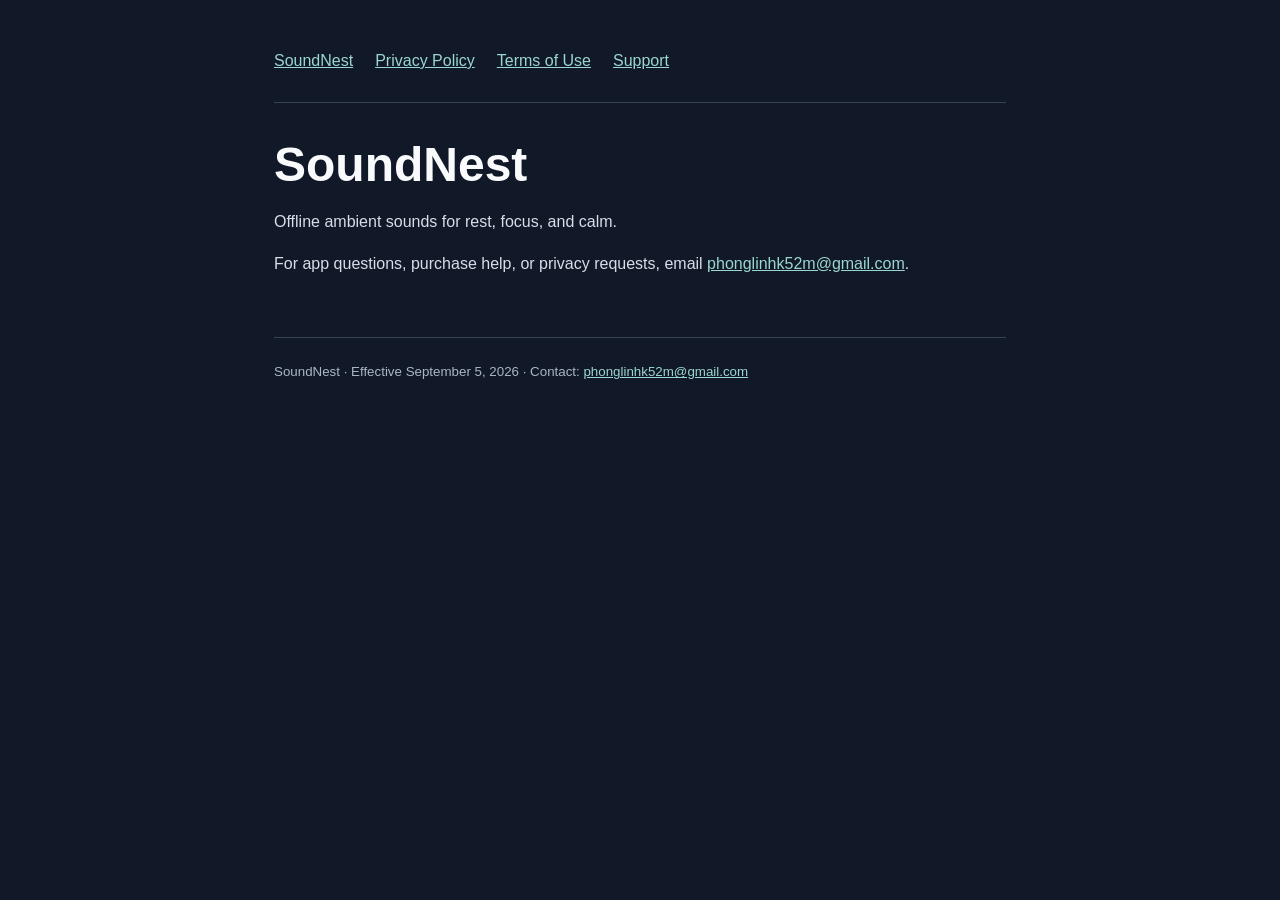
<file: index.html>
<!doctype html>
<html lang="en"><head><meta charset="utf-8"><meta name="viewport" content="width=device-width, initial-scale=1">
<title>SoundNest — SoundNest</title><link rel="stylesheet" href="style.css"></head>
<body><main><nav><a href="">SoundNest</a><a href="privacy/">Privacy Policy</a><a href="terms/">Terms of Use</a><a href="support/">Support</a></nav>
<h1>SoundNest</h1><p>Offline ambient sounds for rest, focus, and calm.</p><p>For app questions, purchase help, or privacy requests, email <a href='mailto:phonglinhk52m@gmail.com'>phonglinhk52m@gmail.com</a>.</p><footer><small>SoundNest · Effective September 5, 2026 · Contact: <a href="mailto:phonglinhk52m@gmail.com">phonglinhk52m@gmail.com</a></small></footer></main></body></html>
</file>
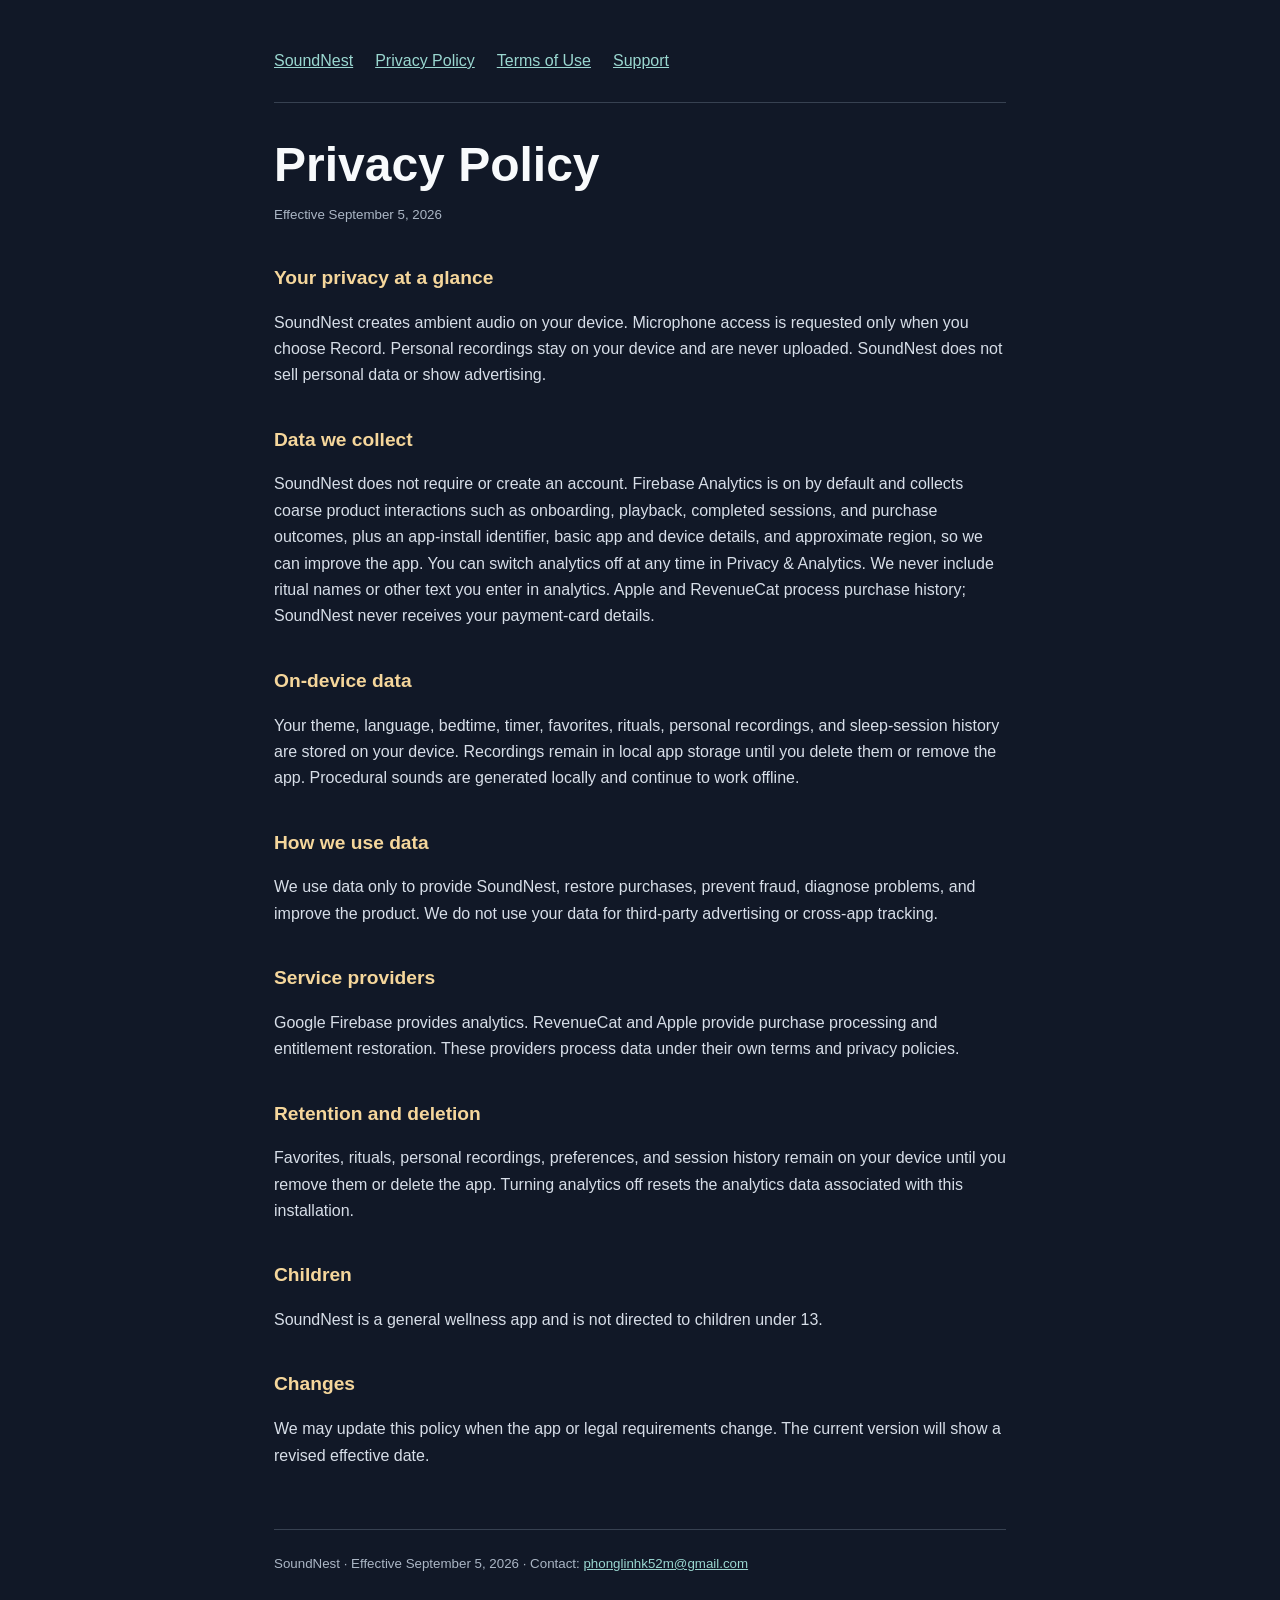
<file: privacy/index.html>
<!doctype html>
<html lang="en"><head><meta charset="utf-8"><meta name="viewport" content="width=device-width, initial-scale=1">
<title>Privacy Policy — SoundNest</title><link rel="stylesheet" href="../style.css"></head>
<body><main><nav><a href="../">SoundNest</a><a href="../privacy/">Privacy Policy</a><a href="../terms/">Terms of Use</a><a href="../support/">Support</a></nav>
<h1>Privacy Policy</h1><small>Effective September 5, 2026</small><section><h2>Your privacy at a glance</h2><p>SoundNest creates ambient audio on your device. Microphone access is requested only when you choose Record. Personal recordings stay on your device and are never uploaded. SoundNest does not sell personal data or show advertising.</p></section>
<section><h2>Data we collect</h2><p>SoundNest does not require or create an account. Firebase Analytics is on by default and collects coarse product interactions such as onboarding, playback, completed sessions, and purchase outcomes, plus an app-install identifier, basic app and device details, and approximate region, so we can improve the app. You can switch analytics off at any time in Privacy &amp; Analytics. We never include ritual names or other text you enter in analytics. Apple and RevenueCat process purchase history; SoundNest never receives your payment-card details.</p></section>
<section><h2>On-device data</h2><p>Your theme, language, bedtime, timer, favorites, rituals, personal recordings, and sleep-session history are stored on your device. Recordings remain in local app storage until you delete them or remove the app. Procedural sounds are generated locally and continue to work offline.</p></section>
<section><h2>How we use data</h2><p>We use data only to provide SoundNest, restore purchases, prevent fraud, diagnose problems, and improve the product. We do not use your data for third-party advertising or cross-app tracking.</p></section>
<section><h2>Service providers</h2><p>Google Firebase provides analytics. RevenueCat and Apple provide purchase processing and entitlement restoration. These providers process data under their own terms and privacy policies.</p></section>
<section><h2>Retention and deletion</h2><p>Favorites, rituals, personal recordings, preferences, and session history remain on your device until you remove them or delete the app. Turning analytics off resets the analytics data associated with this installation.</p></section>
<section><h2>Children</h2><p>SoundNest is a general wellness app and is not directed to children under 13.</p></section>
<section><h2>Changes</h2><p>We may update this policy when the app or legal requirements change. The current version will show a revised effective date.</p></section><footer><small>SoundNest · Effective September 5, 2026 · Contact: <a href="mailto:phonglinhk52m@gmail.com">phonglinhk52m@gmail.com</a></small></footer></main></body></html>
</file>
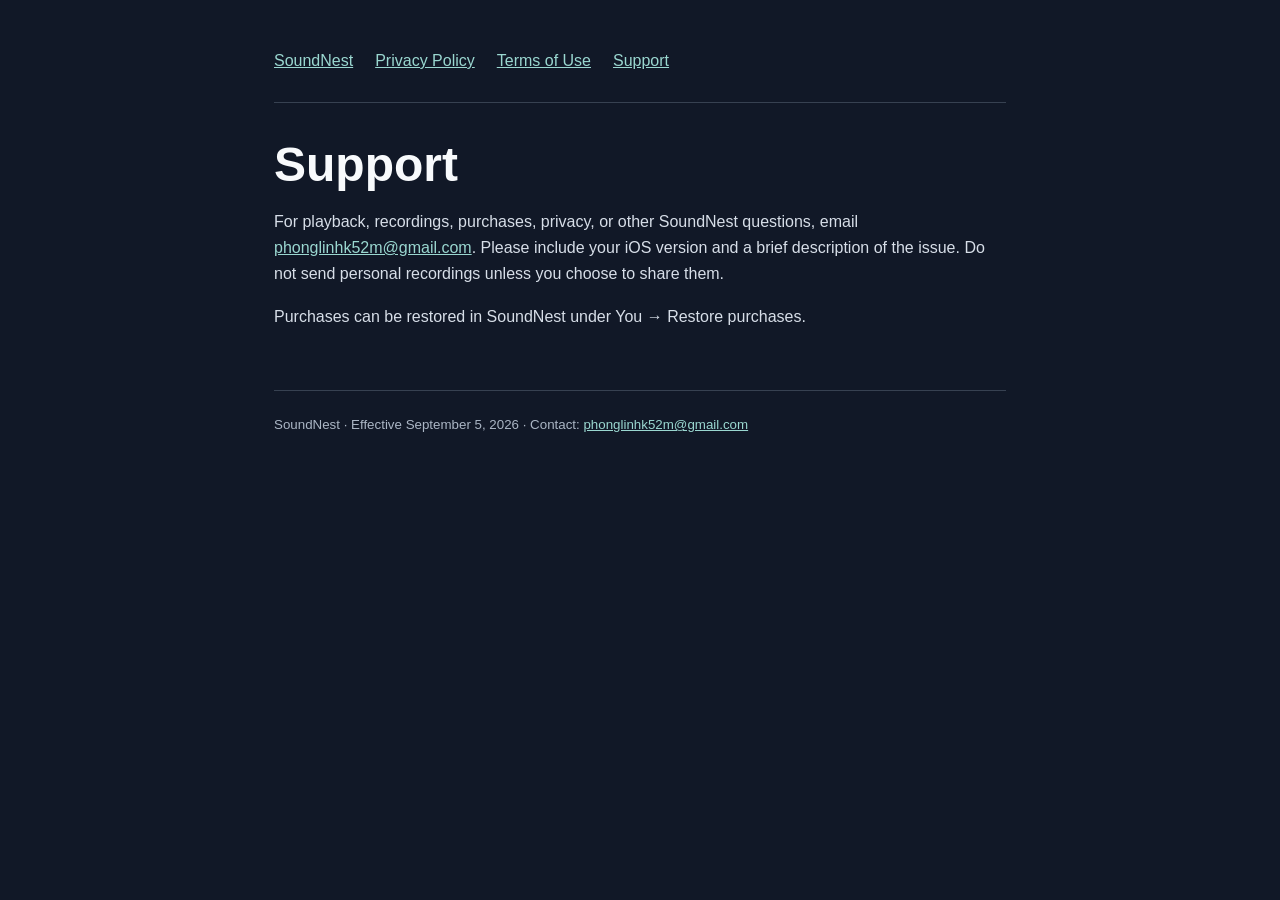
<file: support/index.html>
<!doctype html>
<html lang="en"><head><meta charset="utf-8"><meta name="viewport" content="width=device-width, initial-scale=1">
<title>Support — SoundNest</title><link rel="stylesheet" href="../style.css"></head>
<body><main><nav><a href="../">SoundNest</a><a href="../privacy/">Privacy Policy</a><a href="../terms/">Terms of Use</a><a href="../support/">Support</a></nav>
<h1>Support</h1><p>For playback, recordings, purchases, privacy, or other SoundNest questions, email <a href='mailto:phonglinhk52m@gmail.com'>phonglinhk52m@gmail.com</a>. Please include your iOS version and a brief description of the issue. Do not send personal recordings unless you choose to share them.</p><p>Purchases can be restored in SoundNest under You → Restore purchases.</p><footer><small>SoundNest · Effective September 5, 2026 · Contact: <a href="mailto:phonglinhk52m@gmail.com">phonglinhk52m@gmail.com</a></small></footer></main></body></html>
</file>
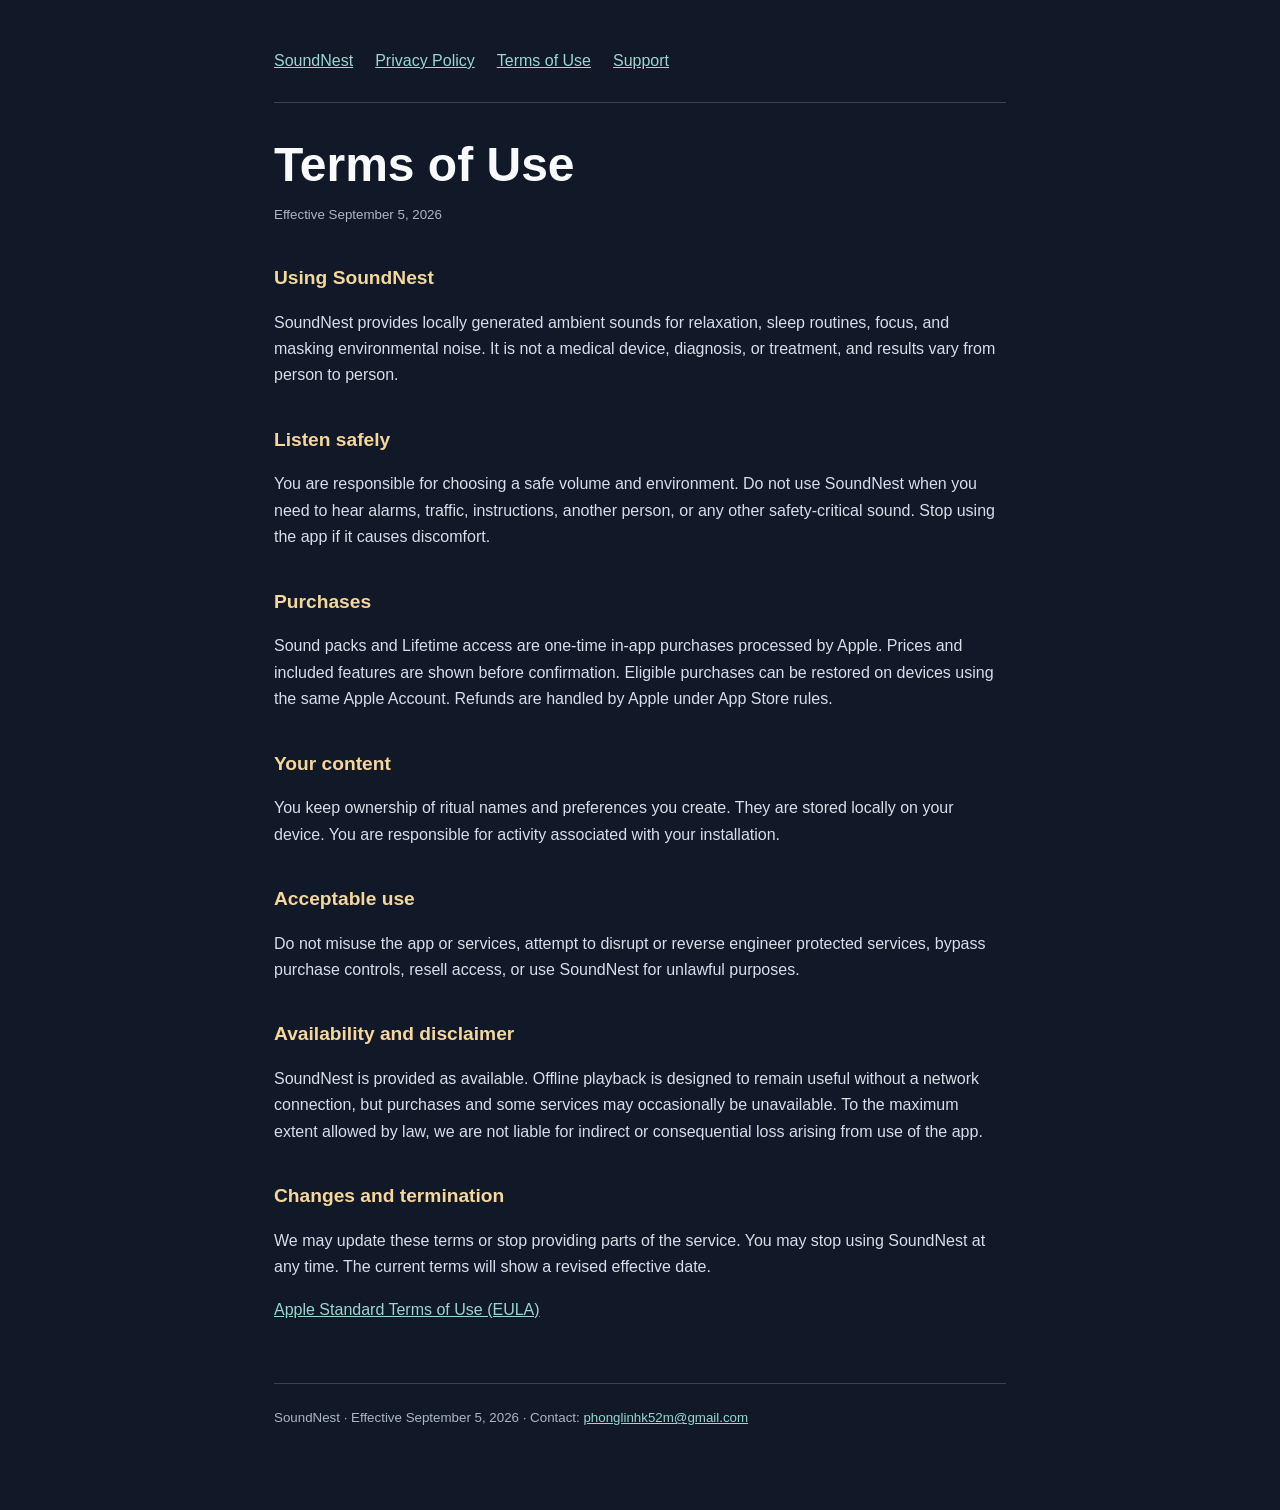
<file: terms/index.html>
<!doctype html>
<html lang="en"><head><meta charset="utf-8"><meta name="viewport" content="width=device-width, initial-scale=1">
<title>Terms of Use — SoundNest</title><link rel="stylesheet" href="../style.css"></head>
<body><main><nav><a href="../">SoundNest</a><a href="../privacy/">Privacy Policy</a><a href="../terms/">Terms of Use</a><a href="../support/">Support</a></nav>
<h1>Terms of Use</h1><small>Effective September 5, 2026</small><section><h2>Using SoundNest</h2><p>SoundNest provides locally generated ambient sounds for relaxation, sleep routines, focus, and masking environmental noise. It is not a medical device, diagnosis, or treatment, and results vary from person to person.</p></section>
<section><h2>Listen safely</h2><p>You are responsible for choosing a safe volume and environment. Do not use SoundNest when you need to hear alarms, traffic, instructions, another person, or any other safety-critical sound. Stop using the app if it causes discomfort.</p></section>
<section><h2>Purchases</h2><p>Sound packs and Lifetime access are one-time in-app purchases processed by Apple. Prices and included features are shown before confirmation. Eligible purchases can be restored on devices using the same Apple Account. Refunds are handled by Apple under App Store rules.</p></section>
<section><h2>Your content</h2><p>You keep ownership of ritual names and preferences you create. They are stored locally on your device. You are responsible for activity associated with your installation.</p></section>
<section><h2>Acceptable use</h2><p>Do not misuse the app or services, attempt to disrupt or reverse engineer protected services, bypass purchase controls, resell access, or use SoundNest for unlawful purposes.</p></section>
<section><h2>Availability and disclaimer</h2><p>SoundNest is provided as available. Offline playback is designed to remain useful without a network connection, but purchases and some services may occasionally be unavailable. To the maximum extent allowed by law, we are not liable for indirect or consequential loss arising from use of the app.</p></section>
<section><h2>Changes and termination</h2><p>We may update these terms or stop providing parts of the service. You may stop using SoundNest at any time. The current terms will show a revised effective date.</p></section><p><a href="https://www.apple.com/legal/internet-services/itunes/dev/stdeula/">Apple Standard Terms of Use (EULA)</a></p><footer><small>SoundNest · Effective September 5, 2026 · Contact: <a href="mailto:phonglinhk52m@gmail.com">phonglinhk52m@gmail.com</a></small></footer></main></body></html>
</file>
<file: style.css>
:root{color-scheme:dark;font-family:-apple-system,BlinkMacSystemFont,'Segoe UI',sans-serif;background:#111827;color:#f8fafc}
*{box-sizing:border-box}body{margin:0;line-height:1.65}main{max-width:780px;margin:auto;padding:48px 24px 80px}
nav{display:flex;gap:22px;flex-wrap:wrap;padding-bottom:28px;border-bottom:1px solid #374151}a{color:#9ad7d0}
h1{font-size:clamp(2rem,5vw,3rem);line-height:1.15;margin:34px 0 8px}h2{font-size:1.2rem;margin:35px 0 8px;color:#f5d69b}
p{color:#d7dee8}small{color:#abb6c5}footer{margin-top:60px;padding-top:20px;border-top:1px solid #374151}
</file>
